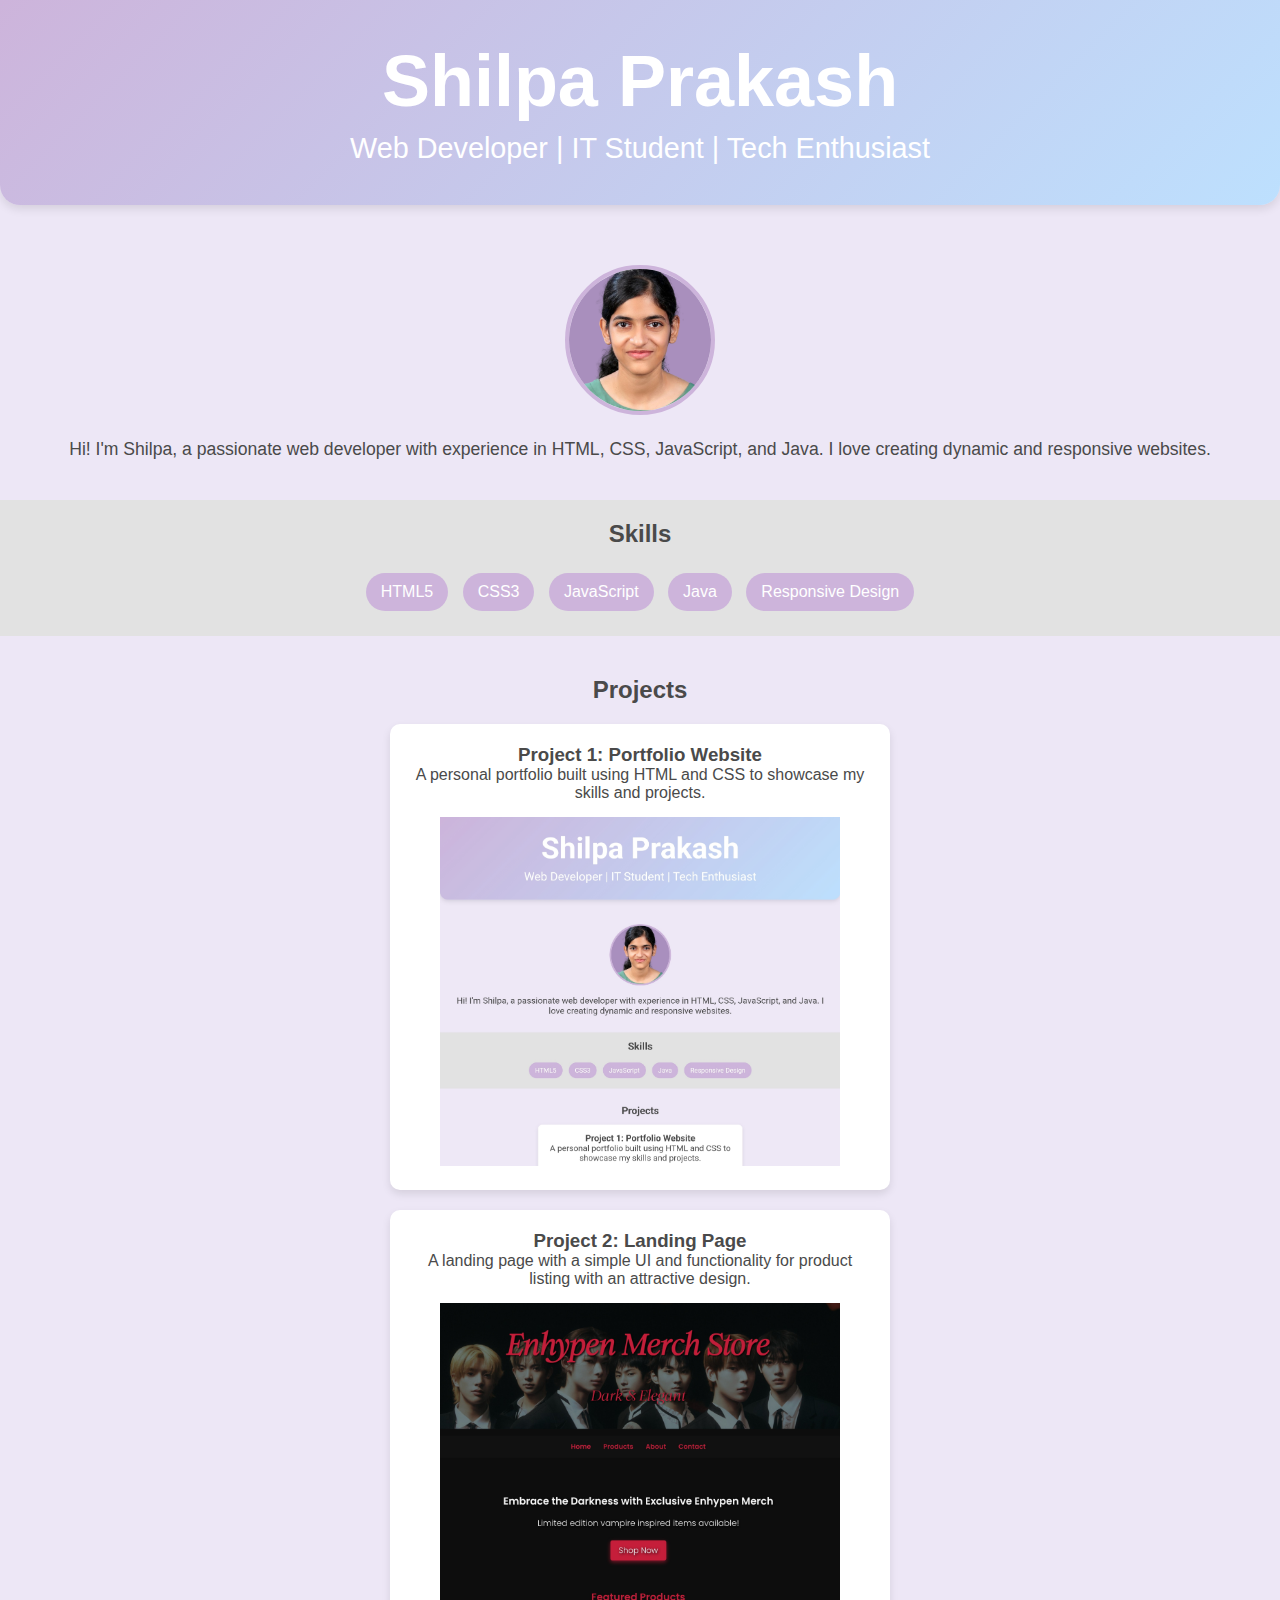
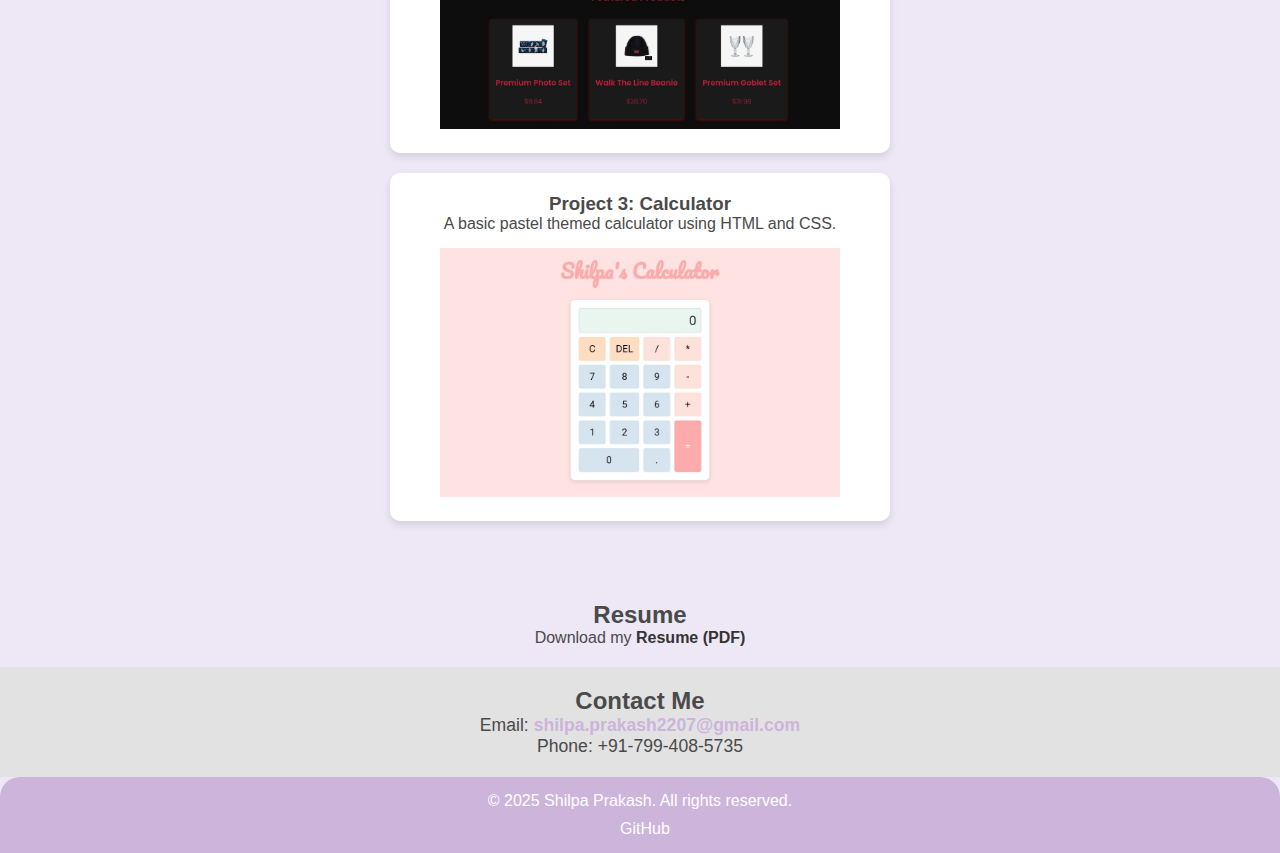
<file: task1/index.html>
<!DOCTYPE html>
<html lang="en">
<head>
  <meta charset="UTF-8">
  <meta name="viewport" content="width=device-width, initial-scale=1.0">
  <title>Shilpa's Portfolio</title>
  <link rel="stylesheet" href="styles.css">
  <link href="https://fonts.googleapis.com/css2?family=Signika:wght@300;400;600&display=swap" rel="stylesheet>
</head>
<body>
  <div class="container">
  <!-- Header Section -->
  <header>
    <h1>Shilpa Prakash</h1>
    <p>Web Developer | IT Student | Tech Enthusiast</p>
  </header>

  <!-- About Section -->
  <section id="about">
    <img src="Shilpa_img.png" alt="Shilpa Prakash" class="profile-image">
    <p>Hi! I'm Shilpa, a passionate web developer with experience in HTML, CSS, JavaScript, and Java. I love creating dynamic and responsive websites.</p>
  </section>

  <!-- Skills Section -->
  <section id="skills">
    <h2>Skills</h2>
    <ul>
      <li>HTML5</li>
      <li>CSS3</li>
      <li>JavaScript</li>
      <li>Java</li>
      <li>Responsive Design</li>
    </ul>
  </section>

  <!-- Projects Section -->
  <section id="projects">
    <h2>Projects</h2>
    <div class="project">
      <h3>Project 1: Portfolio Website</h3>
      <p>A personal portfolio built using HTML and CSS to showcase my skills and projects.</p>
      <a href='https://1u22it115-shilpa.github.io/CODSOFT/task1/' target='_blank'>
        <img src="Portfolio.jpg" alt="Project 1">
      </a>
    </div>
    <div class="project">
      <h3>Project 2: Landing Page</h3>
      <p>A landing page with a simple UI and functionality for product listing with an attractive design.</p>
       <a href='https://1u22it115-shilpa.github.io/CODSOFT/task2/' target='_blank'>
         <img src="Landing page.jpg" alt="Project 2">
       </a>
    </div>
    <div class="project">
      <h3>Project 3: Calculator</h3>
      <p>A basic pastel themed calculator using HTML and CSS.</p>
      <a href='https://1u22it115-shilpa.github.io/CODSOFT/task3/' target='_blank'>
        <img src="Calculator.jpg" alt="Project 3">
      </a>
    </div>
  </section>

  <!-- Resume Section -->
  <section id="resume">
    <h2>Resume</h2>
    <p>Download my <a href="Shilpa Prakash Kuttikat_resume.pdf" target="_blank">Resume (PDF)</a></p>
  </section>
  </div>
  <!-- Contact Section -->
  <section id="contact">
    <h2>Contact Me</h2>
    <p>Email: <a href="mailto:shilpa.prakash2207@gmail.com">shilpa.prakash2207@gmail.com</a></p>
    <p>Phone: +91-799-408-5735</p>
  </section>

  <!-- Footer Section -->
  <footer>
    <p>&copy; 2025 Shilpa Prakash. All rights reserved.</p>
    <a href="https://github.com/1U22IT115-SHILPA" target="_blank">GitHub</a>
  </footer>

</body>
</html>
</file>
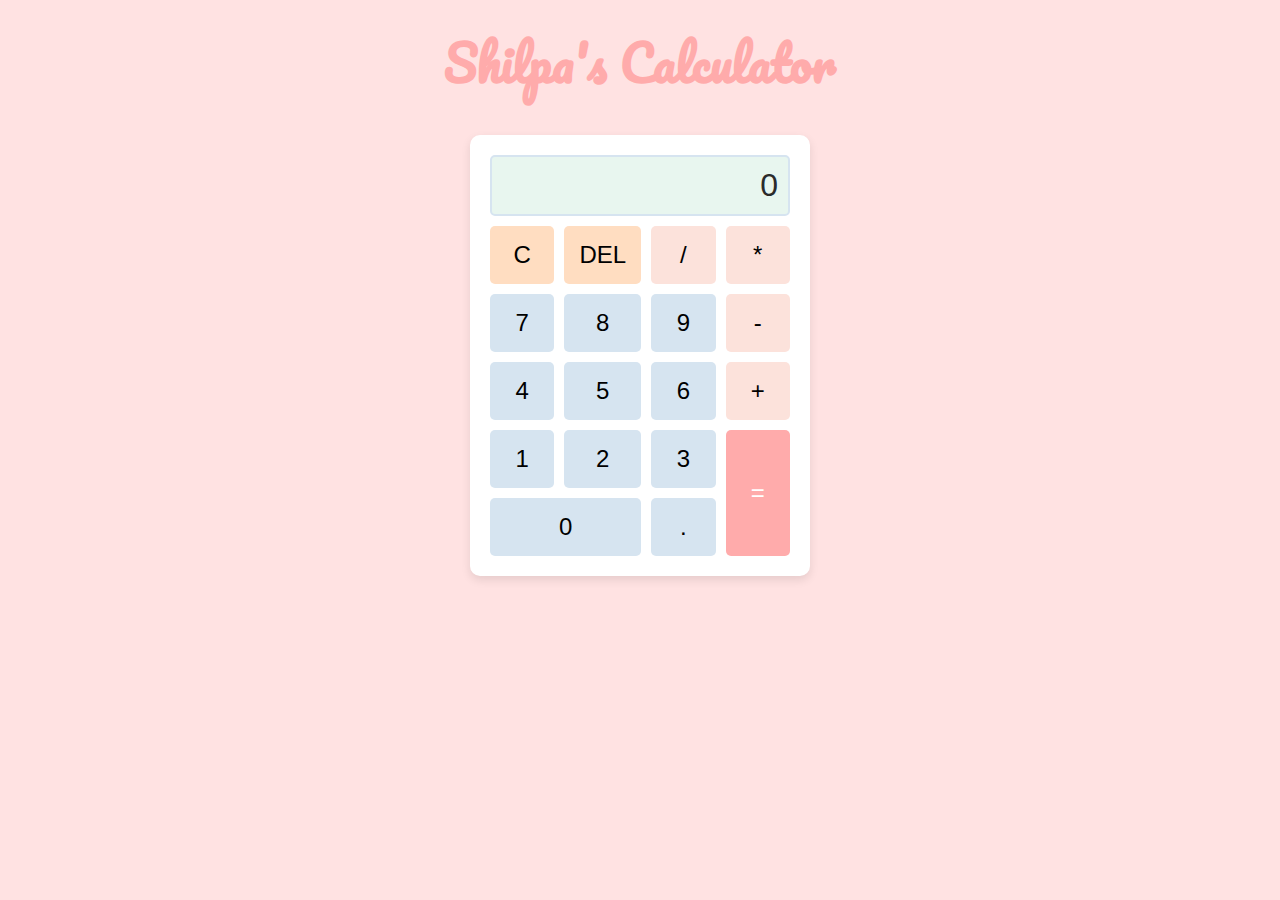
<file: task3/index.html>
<!DOCTYPE html>
<html lang="en">
<head>
  <meta charset="UTF-8">
  <meta name="viewport" content="width=device-width, initial-scale=1.0">
  <title>Basic Calculator</title>
  <link rel="stylesheet" href="styles.css">
  <link href="https://fonts.googleapis.com/css2?family=Pacifico&display=swap" rel="stylesheet">
</head>
<body> 
  <h1 class="heading">Shilpa's Calculator</h1>
  <div class="calculator">
    <div class="display" id="display" style="border: 2px solid #d6e4f0;">0</div>
    <div class="buttons">
      <button class="btn" onclick="clearDisplay()">C</button>
      <button class="btn" onclick="deleteLast()">DEL</button>
      <button class="btn" onclick="appendOperator('/')">/</button>
      <button class="btn" onclick="appendOperator('*')">*</button>

      <button class="btn" onclick="appendNumber(7)">7</button>
      <button class="btn" onclick="appendNumber(8)">8</button>
      <button class="btn" onclick="appendNumber(9)">9</button>
      <button class="btn" onclick="appendOperator('-')">-</button>

      <button class="btn" onclick="appendNumber(4)">4</button>
      <button class="btn" onclick="appendNumber(5)">5</button>
      <button class="btn" onclick="appendNumber(6)">6</button>
      <button class="btn" onclick="appendOperator('+')">+</button>

      <button class="btn" onclick="appendNumber(1)">1</button>
      <button class="btn" onclick="appendNumber(2)">2</button>
      <button class="btn" onclick="appendNumber(3)">3</button>
      <button class="btn equal" onclick="calculate()">=</button>

      <button class="btn zero" onclick="appendNumber(0)">0</button>
      <button class="btn" onclick="appendOperator('.')">.</button>
      
    </div>
  </div>

  <script>
    let display = document.getElementById('display');

    function appendNumber(num) {
      if (display.innerText === '0') display.innerText = '';
      display.innerText += num;
    }

    function appendOperator(op) {
      const lastChar = display.innerText.slice(-1);
      if ('+-*/.'.includes(lastChar)) return;
      display.innerText += op;
    }

    function clearDisplay() {
      display.innerText = '0';
    }

    function deleteLast() {
      display.innerText = display.innerText.slice(0, -1) || '0';
    }

    function calculate() {
      try {
        display.innerText = eval(display.innerText) || '0';
      } catch {
        display.innerText = 'Error';
      }
    }
  </script>
</body>
</html>
</file>
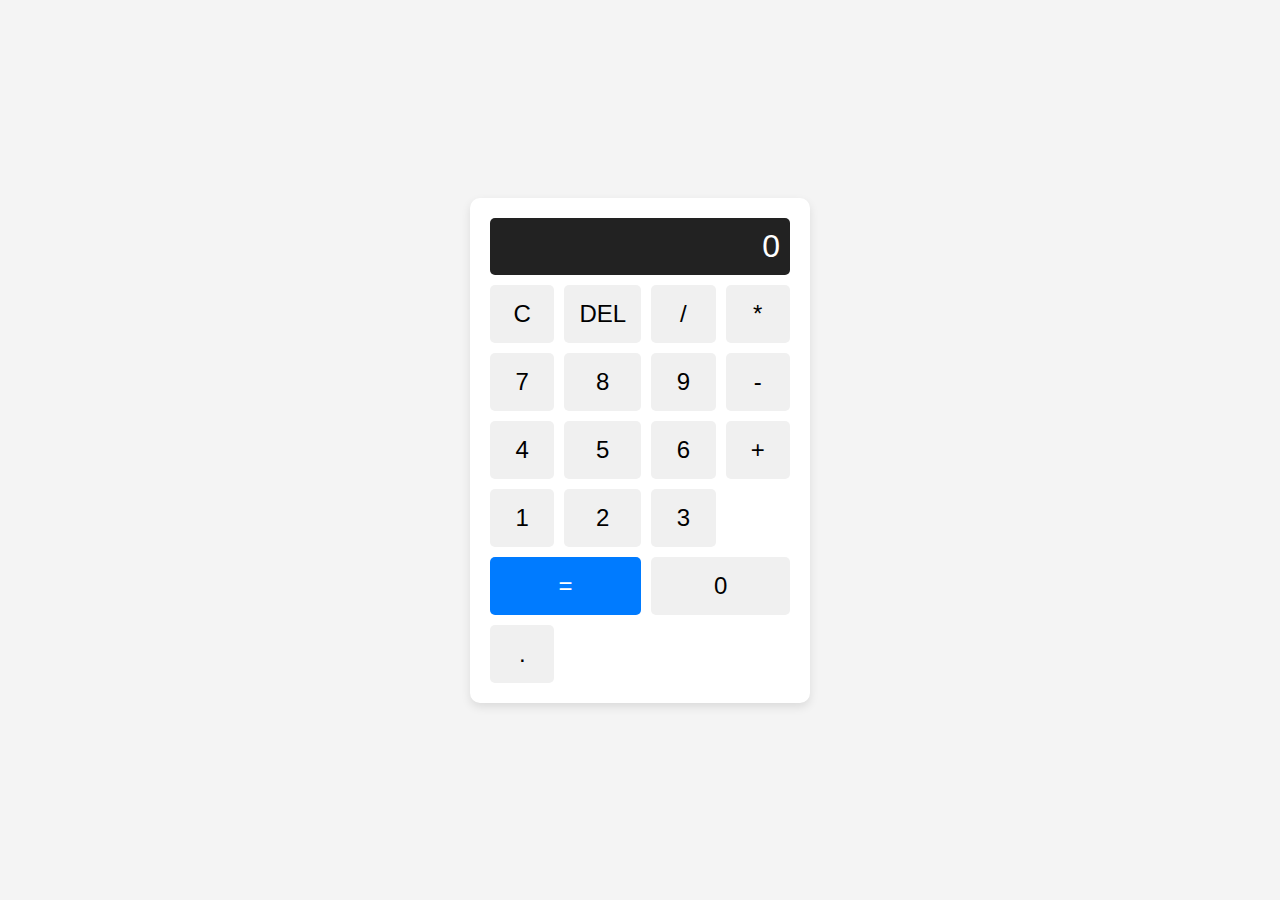
<file: task3/task3.html>
<!DOCTYPE html>
<html lang="en">
<head>
  <meta charset="UTF-8">
  <meta name="viewport" content="width=device-width, initial-scale=1.0">
  <title>Basic Calculator</title>
  <link rel="stylesheet" href="task3.css">
</head>
<body>
  <div class="calculator">
    <div class="display" id="display">0</div>
    <div class="buttons">
      <button class="btn" onclick="clearDisplay()">C</button>
      <button class="btn" onclick="deleteLast()">DEL</button>
      <button class="btn" onclick="appendOperator('/')">/</button>
      <button class="btn" onclick="appendOperator('*')">*</button>

      <button class="btn" onclick="appendNumber(7)">7</button>
      <button class="btn" onclick="appendNumber(8)">8</button>
      <button class="btn" onclick="appendNumber(9)">9</button>
      <button class="btn" onclick="appendOperator('-')">-</button>

      <button class="btn" onclick="appendNumber(4)">4</button>
      <button class="btn" onclick="appendNumber(5)">5</button>
      <button class="btn" onclick="appendNumber(6)">6</button>
      <button class="btn" onclick="appendOperator('+')">+</button>

      <button class="btn" onclick="appendNumber(1)">1</button>
      <button class="btn" onclick="appendNumber(2)">2</button>
      <button class="btn" onclick="appendNumber(3)">3</button>
      <button class="btn equal" onclick="calculate()">=</button>

      <button class="btn zero" onclick="appendNumber(0)">0</button>
      <button class="btn" onclick="appendOperator('.')">.</button>
    </div>
  </div>

  <script>
    let display = document.getElementById('display');

    function appendNumber(num) {
      if (display.innerText === '0') display.innerText = '';
      display.innerText += num;
    }

    function appendOperator(op) {
      const lastChar = display.innerText.slice(-1);
      if ('+-*/.'.includes(lastChar)) return;
      display.innerText += op;
    }

    function clearDisplay() {
      display.innerText = '0';
    }

    function deleteLast() {
      display.innerText = display.innerText.slice(0, -1) || '0';
    }

    function calculate() {
      try {
        display.innerText = eval(display.innerText) || '0';
      } catch {
        display.innerText = 'Error';
      }
    }
  </script>
</body>
</html>
</file>
<file: task3/styles.css>
body {
  font-family: Arial, sans-serif;
  display: flex;
  justify-content: flex-start;
  align-items: center;
  height: 100vh;
  margin: 0;
  background-color: #ffe2e2;
  padding: 0;
  flex-direction: column;
}

.heading {
  font-family: 'Pacifico', cursive; /* Beautiful cursive font */
  color: #ffabab; /* Pastel coral red */
  font-size: 3rem; /* Large and prominent */
  text-align: center; /* Center the heading */
  margin-top: 20px; /* Add space from the top of the page */
  margin-bottom: 30px; /* Add space below the heading */
}

.calculator {
  background-color: #ffffff;
  border-radius: 10px;
  box-shadow: 0 4px 10px rgba(0, 0, 0, 0.1);
  width: 300px;
  padding: 20px;
}

.display {
  font-size: 2rem;
  background-color: #e8f6ef;
  color: #2b2b2b;
  text-align: right;
  padding: 10px;
  border-radius: 5px;
  margin-bottom: 10px;
  overflow-x: auto;
}

.buttons {
  display: grid;
  grid-template-columns: repeat(4, 1fr);
  grid-template-rows: repeat(5, 1fr); 
  gap: 10px;
}

.btn {
  font-size: 1.5rem;
  padding: 15px;
  border: none;
  border-radius: 5px;
  cursor: pointer;
  background-color: #d6e4f0;
  transition: background-color 0.3s ease;
}

.btn:hover {
  background-color: #BCCEDD;
}

.zero {
  grid-column: span 2;
}

.equal {
  grid-row: span 2;
  background-color: #ffabab;
  color: #fff;
  display: flex;
  justify-content: center;
  align-items: center;
  font-size: 1.5rem;
  cursor: pointer;
}

.equal:hover {
  background-color: #e07a7a;
}

.btn:nth-child(1), .btn:nth-child(2) {
  background-color: #ffddc1; /* Pastel Apricot */
}

.btn:nth-child(1):hover, .btn:nth-child(2):hover {
  background-color: #f4c29f; /* Darker Apricot */
}

.btn:nth-child(3), .btn:nth-child(4), .btn:nth-child(8), .btn:nth-child(12) {
  background-color: #fce2db; /* Peachy Pastel */
}

.btn:nth-child(3):hover, .btn:nth-child(4):hover, .btn:nth-child(8):hover, .btn:nth-child(12):hover {
  background-color: #eac5be; /* Darker Peach */
}
</file>
<file: task3/task3.css>
body {
  font-family: Arial, sans-serif;
  display: flex;
  justify-content: center;
  align-items: center;
  height: 100vh;
  margin: 0;
  background-color: #f4f4f4;
}

.calculator {
  background-color: #fff;
  border-radius: 10px;
  box-shadow: 0 4px 10px rgba(0, 0, 0, 0.1);
  width: 300px;
  padding: 20px;
}

.display {
  font-size: 2rem;
  background-color: #222;
  color: #fff;
  text-align: right;
  padding: 10px;
  border-radius: 5px;
  margin-bottom: 10px;
  overflow-x: auto;
}

.buttons {
  display: grid;
  grid-template-columns: repeat(4, 1fr);
  gap: 10px;
}

.btn {
  font-size: 1.5rem;
  padding: 15px;
  border: none;
  border-radius: 5px;
  cursor: pointer;
  background-color: #f0f0f0;
  transition: background-color 0.3s ease;
}

.btn:hover {
  background-color: #ddd;
}

.zero {
  grid-column: span 2;
}

.equal {
  grid-column: span 2;
  background-color: #007bff;
  color: #fff;
}

.equal:hover {
  background-color: #0056b3;
}
</file>
<file: task1/styles.css>
/* Basic reset */
* {
  margin: 0;
  padding: 0;
  box-sizing: border-box;
}

@font-face {
  font-family: 'Signika';
  src: url('https://fonts.googleapis.com/css2?family=Signika:wght@300;400;600&display=swap') format('truetype');
  font-weight: normal;
  font-style: normal;
}

header {
  font-family: 'Signika', sans-serif;
}

* {
    font-family: 'Signika', sans-serif !important;
}

html, body {
  font-family: 'Signika', sans-serif !important;
  height: 100%;
  margin: 0;
}

@import url('https://fonts.googleapis.com/css2?family=Signika:wght@300;400;600&display=swap');

:root {
    --primary-color: #CDB4DB;  /* Soft Lavender */
    --secondary-color: #BDE0FE; /* Light Blue */
    --background-color: #EDE7F6; /* Pale Lilac */
    --text-color: #4A4A4A; /* Muted Gray */
    --white: #FFFFFF;
}

.container {
  display: flex;
  flex-direction: column;
  min-height: 100%;
}

body {
    font-family: 'Signika', sans-serif !important ;
    margin: 0;
    padding: 0;
    background-color: var(--background-color);
    color: var(--text-color);
    text-align: center;
}

header {
    background: linear-gradient(135deg, var(--primary-color), var(--secondary-color));
    color: var(--white);
    padding: 40px;
    font-size: 1.5em;
    border-radius: 0 0 20px 20px;
    box-shadow: 0 4px 10px rgba(0, 0, 0, 0.1);
}

header h1 {
  font-size: 3em;
}

header p {
  font-size: 1.2em;
  margin-top: 10px;
}

/* About Section */
#about {
  text-align: center;
  padding: 40px 20px;
}

.profile-image {
    width: 150px;
    height: 150px;
    border-radius: 50%;
    border: 4px solid var(--primary-color);
    margin-top: 20px;
    object-fit: cover;
}

section {
    padding: 50px 20px;
}

#about p {
  font-size: 1.1em;
  margin-top: 20px;
}

/* Skills Section */
#skills {
  padding: 20px;
  background-color: #e2e2e2;
}

#skills h2 {
  text-align: center;
  margin-bottom: 20px;
}

#skills ul {
    list-style: none;
    padding: 0;
}

#skills li {
    display: inline-block;
    background: var(--primary-color);
    color: var(--white);
    padding: 10px 15px;
    margin: 5px;
    border-radius: 20px;
    font-size: 1em;
}

/* Projects Section */
#projects {
  padding: 40px 20px;
}

#projects h2 {
  text-align: center;
  margin-bottom: 20px;
}

.project {
    background: var(--white);
    padding: 20px;
    margin: 20px auto;
    max-width: 500px;
    border-radius: 10px;
    box-shadow: 0 4px 8px rgba(0, 0, 0, 0.1);
    transition: transform 0.3s ease-in-out;
}

.project:hover {
    transform: scale(1.05);
}

.project img {
  width: 100%;
  max-width: 400px;
  height: auto;
  margin-top: 15px;
}

/* Resume Section */
#resume {
  padding: 20px;
  text-align: center;
}

#resume a {
  text-decoration: none;
  color: #333;
  font-weight: bold;
}

/* Contact Section */
#contact {
  padding: 20px;
  background-color: #e2e2e2;
  text-align: center;
}

#contact a {
    color: var(--primary-color);
    text-decoration: none;
    font-weight: bold;
}

#contact a:hover {
    text-decoration: underline;
}

#contact p {
  font-size: 1.1em;
}

/* Footer Section */
footer {
  margin-top: auto; /* Pushes the footer to the bottom */
  background: var(--primary-color);
  color: var(--white);
  padding: 15px;
  font-size: 1em;
  border-radius: 20px 20px 0 0;
}

footer a {
  color: #fff;
  text-decoration: none;
  margin-left: 10px;
}

footer p {
  margin-bottom: 10px;
}

/* Mobile Responsiveness */
@media (max-width: 768px) {
    .profile-image {
        width: 120px;
        height: 120px;
    }
</file>
